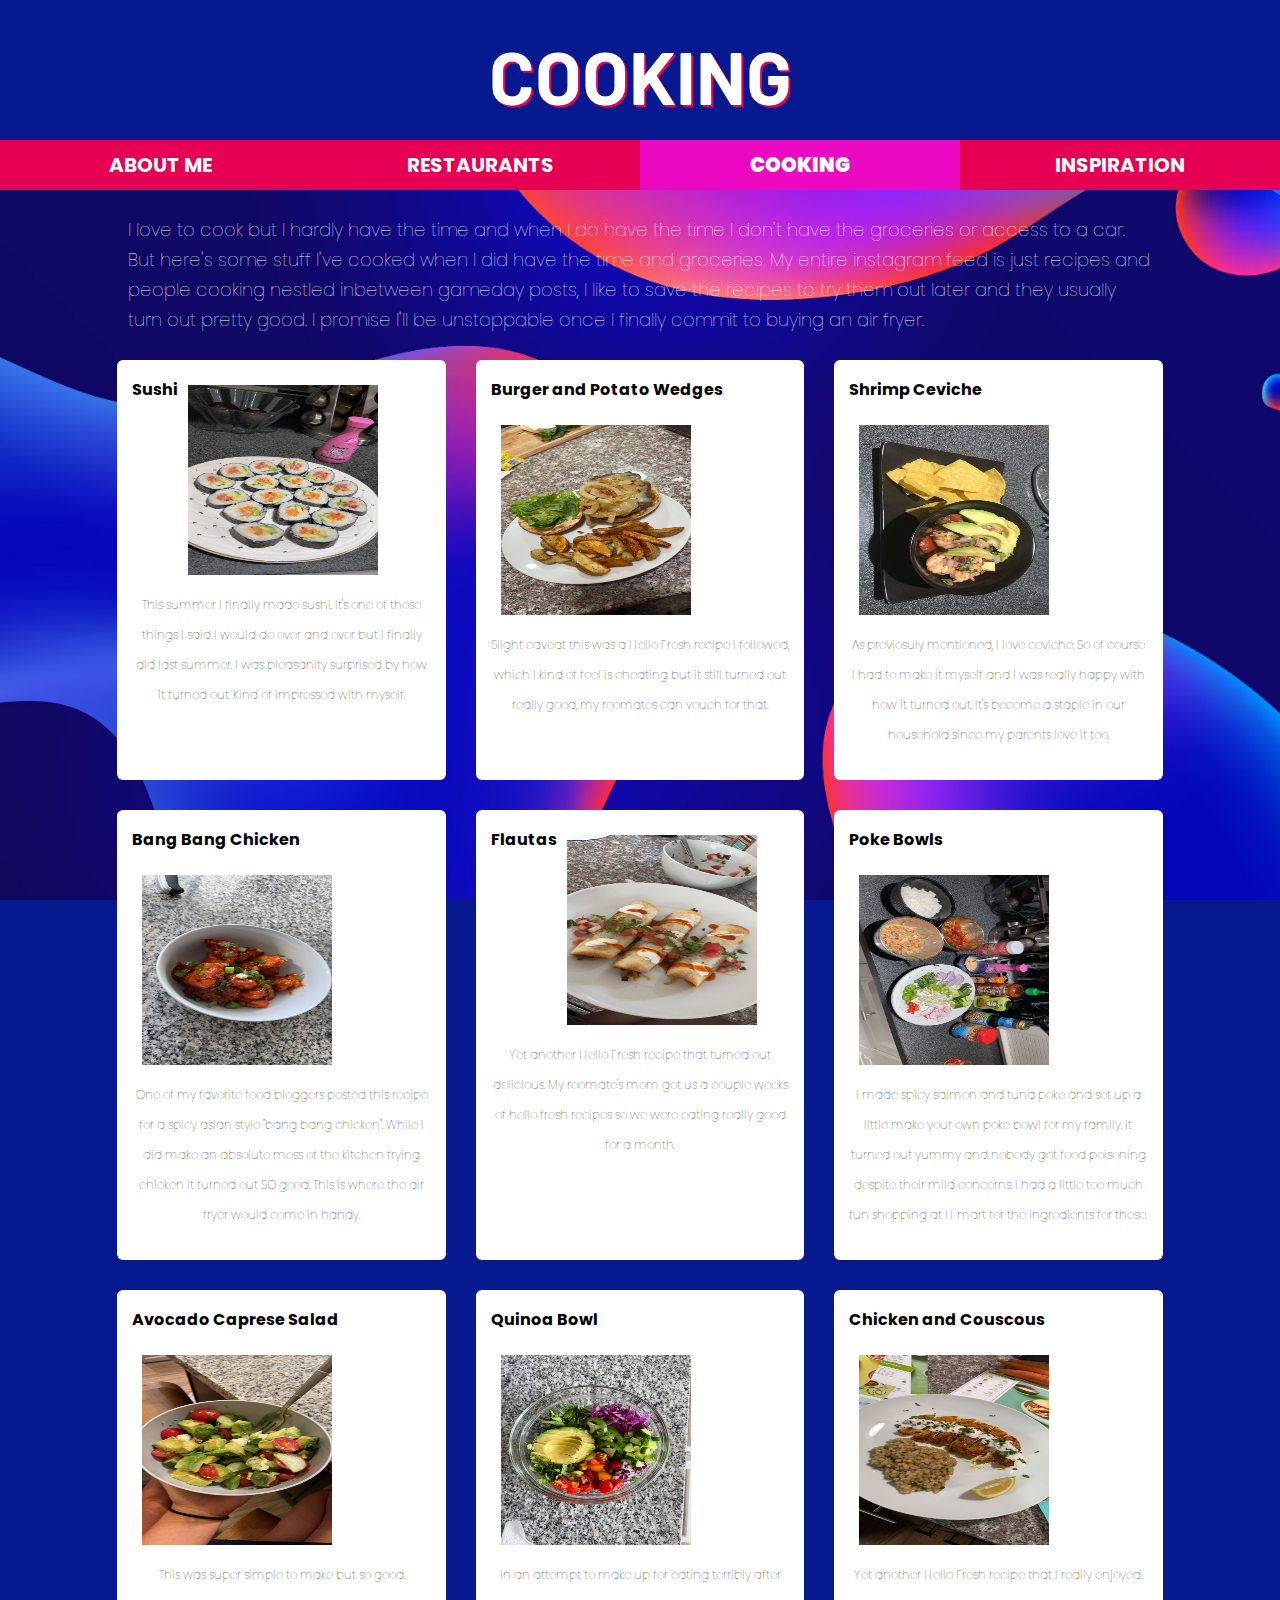
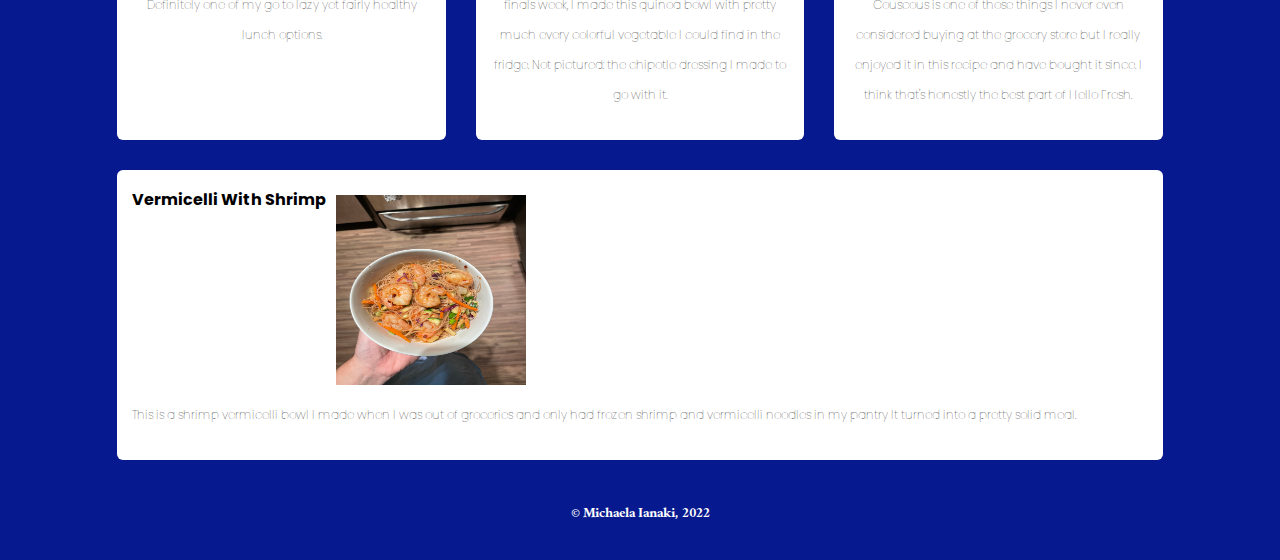
<file: cooking.html>
<!DOCTYPE html>
<html lang="en" dir="ltr">
  <head>
    <meta charset="utf-8">
    <meta name="viewport" content="width=device-width, initial-scale=1.0">
    <title>Cooking</title>
    <link rel="stylesheet" href="CSS/html5reset.css">
    <link rel="icon"  href="images/favicon1.jpg">
    <link rel="stylesheet" href="CSS/style.css">
    <link rel="preconnect" href="https://fonts.googleapis.com">
    <link rel="preconnect" href="https://fonts.gstatic.com" crossorigin>  
    <link href="https://fonts.googleapis.com/css2?family=Barlow:ital,wght@1,600&family=Poppins&family=Ramaraja&family=Space+Mono&display=swap" rel="stylesheet">
  <script async src="https://www.googletagmanager.com/gtag/js?id=G-NN32QX78DL"></script>
  <script>
    window.dataLayer = window.dataLayer || [];
    function gtag(){dataLayer.push(arguments);}
    gtag('js', new Date());
  
    gtag('config', 'G-NN32QX78DL');
  </script>
  </head>
  <body>
    <a class = "skip" href="#skip">Skip to Main Content</a>
    <header>
    <h1>COOKING</h1>
  </header>

    <nav>
    <ul>
      <li><a href="index.html">ABOUT ME</a></li>
      <li><a href="restaurants.html">RESTAURANTS</a></li>
      <li class="active"><a href="cooking.html">COOKING</a></li>
      <li><a href="inspiration.html">INSPIRATION</a></li>
    </ul>
    </nav>

    <main id="skip">
    <div id="main" class="intro">
    <p>
      I love to cook but I hardly have the time and when I do have the time I don't have the groceries or access to a car. But here's 
        some stuff I've cooked when I did have the time and groceries. My entire instagram feed is just recipes and people cooking nestled inbetween 
        gameday posts, I like to save the recipes to try them out later and they usually turn out pretty good. I promise I'll be unstoppable once 
        I finally commit to buying an air fryer.
    </p>
  </div>

    <div class="cards">

    <div class="card">
    <h2>Sushi</h2>
    <img src = "images/sushi.jpg" alt ="sushi I made">
    <p>This summer I finally made sushi. It's one of those things I said I would do over and over but I finally did last summer. I was 
        pleasanlty surprised by how it turned out. Kind of impressed with myself.
    </p>
    </div>

    <div class="card">
    <h2>Burger and Potato Wedges</h2>
    <img src = "images/burger.jpg" alt ="a burger and potato wedges I made">
    <p>Slight caveat this was a Hello Fresh recipe I followed, which I kind of feel is cheating but it still turned out really good, my roomates can 
        vouch for that.
    </p>
    </div>

    <div class="card">
    <h2>Shrimp Ceviche</h2>
    <img src = "images/ceviche.jpg" alt ="Shrimp ceviche I made">
    <p>As previosuly mentioned, I love ceviche. So of course I had to make it myself and I was really happy with how it turned out. It's become
        a staple in our household since my parents love it too.
    </p>
    </div>

    <div class="card">
    <h2>Bang Bang Chicken</h2>
    <img src = "images/bangbangchicken.jpg" alt ="Orange spicy chinese style chicken">
    <p>One of my favorite food bloggers posted this recipe for a spicy asian style "bang bang chicken". While I did make an absolute mess of the 
        kitchen frying chicken it turned out SO good. This is where the air fryer would come in handy.
    </p>
    </div>


    <div class="card">
    <h2>Flautas</h2>
    <img src = "images/flautas.jpg" alt ="Flautas">
    <p>Yet another Hello Fresh recipe that turned out delicious. My roomate's mom got us a couple weeks of hello fresh recipes so we were eating
        really good for a month. 
    </p>
    </div>

    <div class="card">
    <h2>Poke Bowls</h2>
    <img src = "images/poke.jpg" alt ="Make your own poke bowl station">
    <p>I made spicy salmon and tuna poke and set up a little make your own poke bowl for my family. It turned out yummy and nobody got food poisoning 
        despite their mild concerns. I had a little too much fun shopping at H mart for the ingredients for these.
    </p>
    </div>
        
    <div class="card">
     <h2>Avocado Caprese Salad</h2>
     <img src = "images/caprese.jpg" alt ="avocado caprese salad">
     <p>This was super simple to make but so good. Definitely one of my go to lazy yet fairly healthy lunch options.
     </p>
    </div>
     
    <div class="card">
    <h2>Quinoa Bowl</h2>
    <img src = "images/quinoa.jpg" alt ="Quinoa bowl with avocado">
    <p>In an attempt to make up for eating terribly after finals week, I made this quinoa bowl with pretty much every colorful vegetable I could find
        in the fridge. Not pictured: the chipotle dressing I made to go with it.
    </p>
    </div>

    <div class="card">
    <h2>Chicken and Couscous</h2>
    <img src = "images/chicken.jpg" alt ="Chicken and Couscous">
    <p>Yet another Hello Fresh recipe that I really enjoyed. Couscous is one of those things I never even considered buying at the grocery store 
        but I really enjoyed it in this recipe and have bought it since. I think that's honestly the best part of Hello Fresh.
    </p>
    </div>
        
    <div class="card">
    <h2>Vermicelli With Shrimp</h2>
    <img src = "images/vermicelli.jpg" alt ="Vermicelli With Shrimp">
    <p>This is a shrimp vermicelli bowl I made when I was out of groceries and only had frozen shrimp and vermicelli noodles in my pantry 
        It turned into a pretty solid meal.
    </p>
    </div>
    </div>
   
    </main>
      <footer>
        <p>&copy; Michaela Ianaki, 2022</p>
      </footer>
  </body>
</html>
</file>
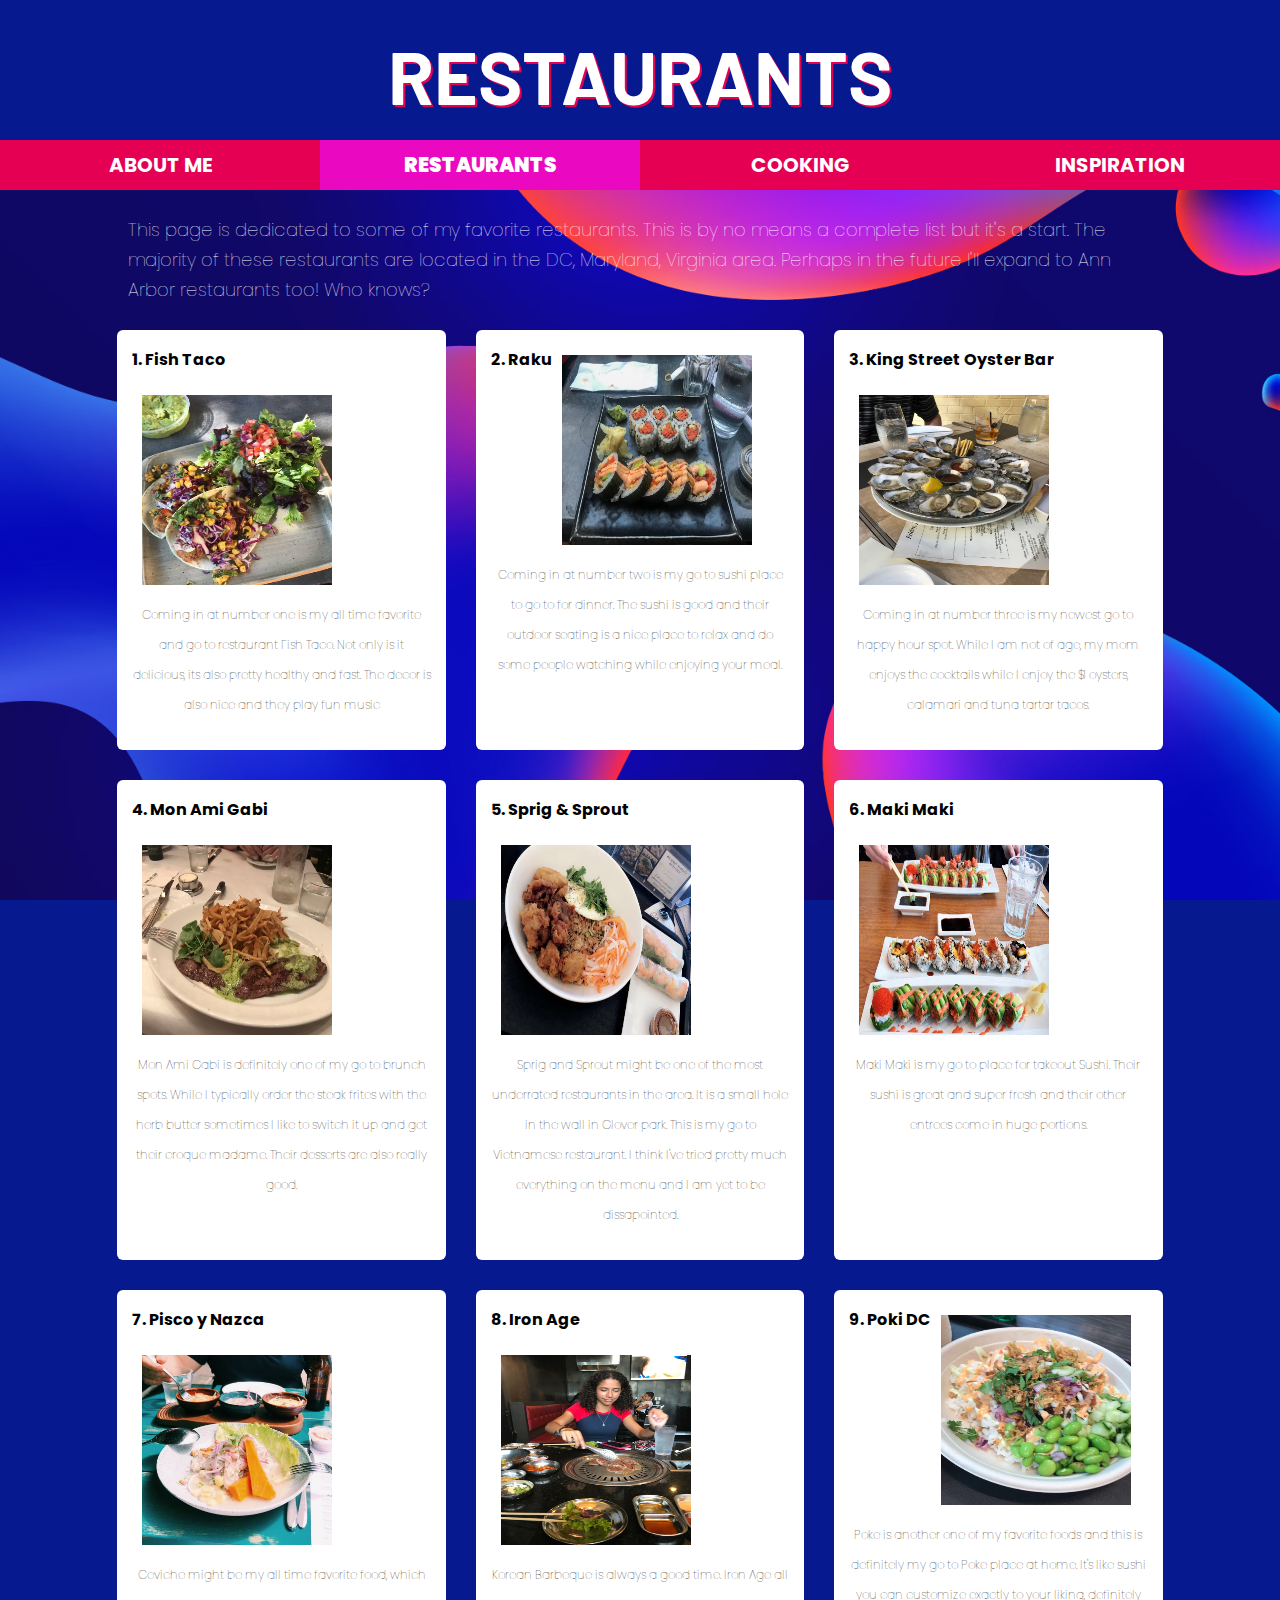
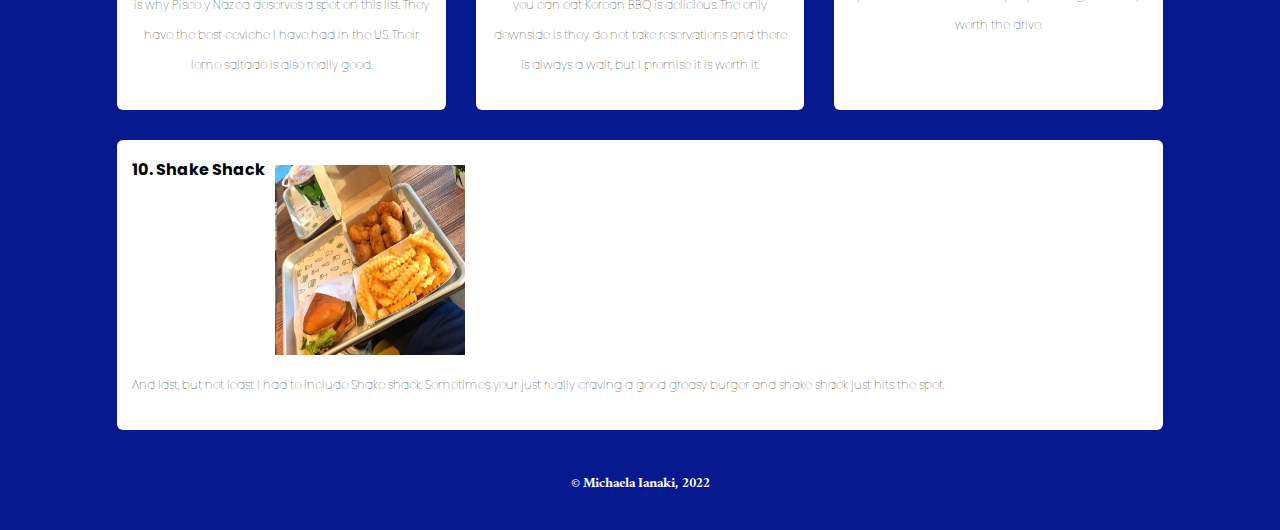
<file: restaurants.html>
<!DOCTYPE html>
<html lang="en" dir="ltr">
  <head>
    <meta charset="utf-8">
    <meta name="viewport" content="width=device-width, initial-scale=1.0">
    <title>Restaurants</title>
    <link rel="icon"  href="images/favicon1.jpg">
    <link rel="stylesheet" href="CSS/html5reset.css">
    <link rel="stylesheet" href="CSS/style.css">
    <link rel="icon" href="images/favicon.ico">
    <link rel="preconnect" href="https://fonts.googleapis.com">
    <link rel="preconnect" href="https://fonts.gstatic.com" crossorigin>  
    <link href="https://fonts.googleapis.com/css2?family=Barlow:ital,wght@1,600&family=Poppins&family=Ramaraja&family=Space+Mono&display=swap" rel="stylesheet">
    <script async src="https://www.googletagmanager.com/gtag/js?id=G-NN32QX78DL"></script>
<script>
  window.dataLayer = window.dataLayer || [];
  function gtag(){dataLayer.push(arguments);}
  gtag('js', new Date());

  gtag('config', 'G-NN32QX78DL');
</script>
  </head>
  <body>
    <a class = "skip" href="#skip">Skip to Main Content</a>
    <header>
    <h1>RESTAURANTS</h1>
  </header>
  
    <nav>
      <ul>
        <li><a href="index.html">ABOUT ME</a></li>
        <li class="active"><a href="restaurants.html">RESTAURANTS</a></li>
        <li><a href="cooking.html">COOKING</a></li>
        <li><a href="inspiration.html">INSPIRATION</a></li>
      </ul>
      </nav>

    <main>

      <div class = "intro" id="main">
      <p>
        This page is dedicated to some of my favorite restaurants. This is by no means a complete list but it's a start. The majority of
          these restaurants are located in the DC, Maryland, Virginia area. Perhaps in the future I'll expand to Ann Arbor restaurants 
          too! Who knows?
      </p>
    </div>


    <div class="cards">
      <div class="card">
      <h2>1. Fish Taco</h2>
      <img src = "images/fishtaco2.jpg" alt ="tacos from fish taco">
      <p>Coming in at number one is my all time favorite and go to restaurant Fish Taco. Not only is it delicious, 
        its also pretty healthy and fast. The decor is also nice and they play fun music</p>
      </div>

      <div class="card">
      <h2>2. Raku</h2>
      <img src = "images/raku2.jpg" alt ="sushi from Raku">
      <p>Coming in at number two is my go to sushi place to go to for dinner. The sushi is good and their outdoor seating is a nice 
        place to relax and do some people watching while enjoying your meal.
      </p>
      </div>

    <div class="card">
    <h2>3. King Street Oyster Bar</h2>
    <img src = "images/kingstreet2.jpg" alt ="Oysters from King Street Oyster Bar">
    <p>Coming in at number three is my newest go to happy hour spot. While I am not of age, my mom enjoys the cocktails 
        while I enjoy the $1 oysters, calamari and tuna tartar tacos.</p>
    </div>    

    <div class="card">
    <h2>4. Mon Ami Gabi</h2>
    <img src = "images/monami2.jpg" alt ="steak frites from Mon Ami Gabi">
    <p>Mon Ami Gabi is definitely one of my go to brunch spots. While I typically order the steak frites with the herb butter 
        sometimes I like to switch it up and get their croque madame. Their desserts are also really good.
    </p>
    </div>

    <div class="card">
      <h2>5. Sprig &amp; Sprout</h2>
      <img src = "images/sprigsprout2.jpg" alt ="assortment of vietnamese dishes">
      <p>Sprig and Sprout might be one of the most underrated restaurants in the area. It is a small hole in the wall in Glover park. 
        This is my go to Vietnamese restaurant. I think I've tried pretty much everything on the menu and I am yet to be dissapointed.
    </p>
    </div>

    <div class="card">
      <h2>6. Maki Maki</h2>
      <img src = "images/makimaki.jpg" alt ="Sushi from Maki Maki">
      <p>Maki Maki is my go to place for takeout Sushi. Their sushi is great and super fresh and their other entrees come in huge portions. </p>
    </div>

    <div class="card">
     <h2>7. Pisco y Nazca</h2>
     <img src = "images/pisco2.jpg" alt ="assortment of Peruvian food">
     <p>Ceviche might be my all time favorite food, which is why Pisco y Nazca deserves a spot on this list. They have the best ceviche I have 
         had in the US. Their lomo saltado is also really good.
     </p>
     </div>
     
     <div class="card">
     <h2>8. Iron Age</h2>
      <img src = "images/ironage2.jpg" alt ="Korean barbeque from Iron Age">
      <p>Korean Barbeque is always a good time. Iron Age all you can eat Korean BBQ is delicious. The only downside is they do not take reservations 
        and there is always a wait, but I promise it is worth it.
      </p>
    </div>

    <div class="card">
    <h2>9. Poki DC</h2>
    <img src = "images/poki2.jpg" alt ="a poke bowl from poki DC">
    <p>Poke is another one of my favorite foods and this is definitely my go to Poke place at home. It's like sushi you can customize exactly to your 
        liking, definitely worth the drive.
    </p>
    </div>
  
    <div class="card">
    <h2>10. Shake Shack</h2>
    <img src = "images/shakeshack2.jpg" alt ="burgers from shakeshack">
    <p>And last, but not least I had to include Shake shack. Sometimes your just really craving a good greasy burger and shake shack just hits the spot.</p>
  </div>
  </div>

    </main>
      <footer>
        <p>&copy; Michaela Ianaki, 2022</p>
      </footer>
  </body>
</html>
</file>
<file: CSS/style.css>
body {
    font-family: "Roboto", Helvetica, Arial, sans-serif;
    font-weight: 100;
    font-size: 12px;
    line-height: 30px;
    color: white;
    background-color: #07198e;
  }

header{
    background-color: #07198e;
}

h1{
  padding-top:60px;
  text-align:center;
  font-size: 75px;
  font-weight: bold;
  padding-bottom: 50px;
  font-family: 'barlow', serif;
  color: white;
  text-shadow: 2px 2px #e50054;
  animation: move 5s;
}

@keyframes move{
  from {font-size: 0px;
    opacity: 0;}
  to { font-size: 70px;
    opacity: 1;}
  }

.intro{
    padding-top: 20px;
    padding-left: 10%;
    padding-right: 10%;
    font-size: 18px;
    line-height: 30px;
    font-family: 'Poppins', 'serif';
}

 p{
     padding-top: 5px;
     padding-bottom: 10px;
 } 

h2{
    font-size: 35px;
    font-weight: bold;
    padding-bottom: 10px;
    font-family: 'Poppins', serif;
    color: white;
}

img{
    width: 200px;
    height: 200px;
    padding: 5px;
    margin: 5px;
    border-radius: 2px;
}

/* HOME PAGE PLACEMENT */
/* 
@keyframes move{
    from {width: 25px;
        opacity: 0;}
    to { width:100%;
        opacity: 1;}
} */

.photo img{
    width: auto;
}

.photo h2{
    padding-top: 20px;
    font-size: 20px;
    text-align: center;
}

.photo2 img{
    width: auto;
}

.photo2 h2{
    font-size: 20px;
    text-align: center;
}

img:hover{
    box-shadow: 0 3px 6px 0 rgb(255, 176, 238), 0 4px 10px 0 rgb(255, 120, 152);
}

nav{
    background-color: #e50054;
    height: 120px;
    font-family: 'Poppins', serif;
    text-align: center;
    text-decoration: none;
    font-size: 20px;
    color: black;
  }
  
  nav ul{
   margin: 0;
   padding: 0;  
   text-decoration: none;
   color:white;
  }
  
  nav ul li{
    text-align: center;
    list-style-type: none;
    text-decoration: none;
    color: white;
  }

  li a{
    text-decoration: none;
    display: block;
    text-align:center;
    color:white;
  }

a:visited{
    color:white;
    text-decoration: none;
}

nav a:hover{
    background-color: #3c00ff;
    color:white;
}

.active{
    background-color: rgb(234, 8, 193);
    color: white;
    font-weight: bolder;
}

footer{
    padding: 20px;
    color: white;
    font-size: 16px;
    text-align: center;
    background-color: #07198e;
}

a.skip {
    left:-999px;
    position:absolute;
    top:auto;
    width:1px;
    height:1px;
    overflow:hidden;
    z-index:-999;
}

a.skip-main:focus, a.skip-main:active {
    color: #fff;
    background-color:#000;
    left: auto;
    top: auto;
    width: 30%;
    height: auto;
    overflow:auto;
    margin: 10px 35%;
    padding:5px;
    border-radius: 15px;
    border:4px solid yellow;
    text-align:center;
    font-size:1.2em;
    z-index:999;
}

/* FORM CSS MOBILE/ DEFAULT VIEW */
#contact input[type="text"],
#contact input[type="email"],
#contact input[type="tel"],
#contact input[type="url"],
#contact textarea,
#contact button[type="submit"] {
font: 400 12px/16px "Roboto", Helvetica, Arial, sans-serif;
}

#contact {
    background: #dd2f8c;
    color: white;
    padding: 25px;
    margin: 100px 0;
    box-shadow: 0 0 20px 0 rgba(0, 0, 0, 0.2), 0 5px 5px 0 rgba(0, 0, 0, 0.24);
    font-family: 'Poppins', 'serif';
    text-shadow: 2px 2px #0b0028;
  }
  
  #contact h3 {
    display: block;
    font-size: 32px;
    font-weight: 500;
    margin-bottom: 10px;
    padding-top: 10px;
    padding-bottom: 15px;
  }
  
  #contact h4 {
    margin: 5px 0 15px;
    display: block;
    font-size: 16px;
    font-weight: 400;
  }
  
  fieldset {
    border: medium none !important;
    margin: 0 0 10px;
    min-width: 100%;
    padding: 2px;
    width: 100%;
    font-size: 20px;
  }
  
  #contact input[type="text"],
  #contact input[type="email"],
  #contact input[type="tel"],
  #contact input[type="url"],
  #contact textarea {
    width: 100%;
    border: 1px solid #ccc;
    background: #FFF;
    margin: 0 0 5px;
    padding: 10px;
  }

#contact button[type="submit"]:hover {
    background: #3401b6;
    -webkit-transition: background 0.3s ease-in-out;
    -moz-transition: background 0.3s ease-in-out;
    transition: background-color 0.3s ease-in-out;
  }
  
  #contact button[type="submit"]:active {
    box-shadow: inset 0 1px 3px rgba(0, 0, 0, 0.5);
  }
  
  #contact input:focus,
  #contact textarea:focus {
    outline: 0;
    border: 1px solid #aaa;
  }
  
  #contact input[type="text"]:hover,
  #contact input[type="email"]:hover,
  #contact input[type="tel"]:hover,
  #contact input[type="url"]:hover,
  #contact textarea:hover {
    -webkit-transition: border-color 0.3s ease-in-out;
    -moz-transition: border-color 0.3s ease-in-out;
    transition: border-color 0.3s ease-in-out;
    border: 1px solid #aaa;
  }
  
  #contact textarea {
    height: 100px;
    max-width: 100%;
    resize: none;
  }
  
  #contact button[type="submit"] {
    cursor: pointer;
    width: 100%;
    border: none;
    background: #07198e;
    color: #FFF;
    margin: 0 0 5px;
    padding: 12px;
    font-size: 15px;
    font-weight: bold;
    box-shadow: 0 0 20px 0 rgba(0, 0, 0, 0.2), 0 5px 5px 0 rgba(0, 0, 0, 0.24);
  }

    
  .form_container {
    width: 100%;
    margin: 0 auto;
    position: relative;
  }

  * {
    -webkit-box-sizing: border-box;
    text-rendering: optimizeLegibility;
  }

/* RESTAURANT & COOKING PAGES FLEX CSS MOBILE*/
.cards{
    display: flex;
    flex-wrap: wrap;
    justify-content:space-around;
    align-content: space-between; 
    padding-right: 8%;
    padding-left: 8%;
}

.card{
    background-color: white;
    border-radius: 6px;
    margin: 15px;
    padding: 15px 15px 20px;
    text-align: center;
    flex: 1;
    color: black;
    font-family: 'poppins', 'serif';
}

.card h2{
    font-size: 18px;
    font-family: 'poppins', 'serif';
    color: black;
}

.container{
    display: flex;
    flex-wrap: wrap;
    justify-content: center;
    padding-left: 10%;
    padding-right: 10%;
}

.insp-container{
    margin: 0 auto;
    display: grid;
    grid-gap: 1rem;
    padding: 5%;
}

.chunk1, .chunk2, .chunk3{
    font-size: 16px;
    padding: 1rem;
}


.moribyan-pic, .shwarma-pic, .noodles-pic{
    justify-self: center;
}

.loop-wrapper {
    margin: 0 auto;
    position: relative;
    display: block;
    width: 400px;
    height: 200px;
    overflow: hidden;
    border-bottom: 3px solid #fff;
    color: #fff;
  }
  .mountain {
    position: absolute;
    right: -900px;
    bottom: -20px;
    width: 2px;
    height: 2px;
    box-shadow: 
      0 0 0 50px #4DB6AC,
      60px 50px 0 70px #4DB6AC,
      90px 90px 0 50px #4DB6AC,
      250px 250px 0 50px #4DB6AC,
      290px 320px 0 50px #4DB6AC,
      320px 400px 0 50px #4DB6AC
      ;
    transform: rotate(130deg);
    animation: mtn 20s linear infinite;
  }

  .hill {
    position: absolute;
    right: -900px;
    bottom: -50px;
    width: 400px;
    border-radius: 50%;
    height: 20px;
    box-shadow: 
      0 0 0 50px #4DB6AC,
      -20px 0 0 20px #4DB6AC,
      -90px 0 0 50px #4DB6AC,
      250px 0 0 50px #4DB6AC,
      290px 0 0 50px #4DB6AC,
      620px 0 0 50px #4DB6AC;
    animation: hill 4s 2s linear infinite;
  }
  .tree, .tree:nth-child(2), .tree:nth-child(3) {
    position: absolute;
    height: 100px; 
    width: 35px;
    bottom: 0;
    background: url(https://s3-us-west-2.amazonaws.com/s.cdpn.io/130015/tree.svg) no-repeat;
  }
  .rock {
    margin-top: -17%;
    height: 2%; 
    width: 2%;
    bottom: -2px;
    border-radius: 20px;
    position: absolute;
    background: #ddd;
  }
  .truck, .wheels {
    transition: all ease;
    width: 85px;
    margin-right: -60px;
    bottom: 0px;
    right: 50%;
    position: absolute;
    background: #eee;
  }
  .truck {
    background: url(https://s3-us-west-2.amazonaws.com/s.cdpn.io/130015/truck.svg) no-repeat;
    background-size: contain;
    height: 60px;
  }
  .truck:before {
    content: " ";
    position: absolute;
    width: 25px;
    box-shadow:
      -30px 28px 0 1.5px #fff,
       -35px 18px 0 1.5px #fff;
  }
  .wheels {
    background: url(https://s3-us-west-2.amazonaws.com/s.cdpn.io/130015/wheels.svg) no-repeat;
    height: 15px;
    margin-bottom: 0;
  }
  
  .tree  { animation: tree 3s 0.000s linear infinite; }
  .tree:nth-child(2)  { animation: tree2 2s 0.150s linear infinite; }
  .tree:nth-child(3)  { animation: tree3 8s 0.050s linear infinite; }
  .rock  { animation: rock 4s   -0.530s linear infinite; }
  .truck  { animation: truck 4s   0.080s ease infinite; }
  .wheels  { animation: truck 4s   0.001s ease infinite; }
  .truck:before { animation: wind 1.5s   0.000s ease infinite; }
  
  
  @keyframes tree {
    0%   { transform: translate(1350px); }
    50% {}
    100% { transform: translate(-50px); }
  }
  @keyframes tree2 {
    0%   { transform: translate(650px); }
    50% {}
    100% { transform: translate(-50px); }
  }
  @keyframes tree3 {
    0%   { transform: translate(2750px); }
    50% {}
    100% { transform: translate(-50px); }
  }
  
  @keyframes rock {
    0%   { right: -200px; }
    100% { right: 2000px; }
  }
  @keyframes truck {
    0%   { }
    6%   { transform: translateY(0px); }
    7%   { transform: translateY(-6px); }
    9%   { transform: translateY(0px); }
    10%   { transform: translateY(-1px); }
    11%   { transform: translateY(0px); }
    100%   { }
  }
  @keyframes wind {
    0%   {  }
    50%   { transform: translateY(3px) }
    100%   { }
  }
  @keyframes mtn {
    100% {
      transform: translateX(-2000px) rotate(130deg);
    }
  }
  @keyframes hill {
    100% {
      transform: translateX(-2000px);
    }
  }

@media screen and (prefers-reduced-motion: reduce){
    h1{
        animation: none;
    }
  }

@media screen and (min-width: 820px){

 nav{
    background-color: #e50054;
    height: 50px;
    font-weight: bold;
    font-family: 'Poppins', 'serif';
    text-align: center;
    }
      
nav ul{
    margin: 0;
    padding: 0;  
    }
      
nav ul li{
    text-align: center;
    list-style-type: none;
    width:25%;
    float:left;
    margin-left: auto;
    margin-right: auto;
      }
    
li a{
    text-decoration: none;
    display: block;
    line-height:50px;
    text-align:center;
    }
      
body{
  background-image: url("../images/grad2_header.jpg");
  background-color: #07198e;
  min-height: 190px;
  /* Parallax scrolling effect */
  background-attachment: fixed;
  background-position: center;
  background-repeat: no-repeat;
  background-size: cover;
  font-family: 'Ramaraja', serif;
}
/* INDEX GRID CSS */
.container{
    display: grid;
    grid-template-columns: 1fr 1fr 1fr;
    row-gap: 30px;
    padding-left: 15%;
    padding-right: 15%;
    padding-top: 35px;
}

.intro-text{
    grid-column: 2/4;
    grid-row: 1 / span 1;
    font-size: 20px;
    margin-left: 50px;
    margin-top: 60px;
    background-color: white;
    font-family: 'Poppins', 'serif';
    padding: 40px;
    color: black;
}

.bio-text{
    grid-column: 2/4;
    grid-row: 2 / span 1;
    font-size: 20px;
    margin-left: 50px;
    margin-top: 60px;
    background-color: white;
    padding: 40px;
    font-family: 'Poppins', 'serif';
    color: black;
  }

.photo{
    grid-row: 1 / span 1;
    margin-top: 24px;
    font-size: 24px;
} 

.photo img{
    width: 400px;
    height: auto;
}

.photo2{
    grid-row: 2 / span 1;
    margin-top: 35px;
    font-size: 24px;
}

.photo2 img{
    width: 300px;
}

/* RESTAURANT & COOKING PAGES FLEX CSS */
.cards{
    display: flex;
    flex-wrap: wrap;
    justify-content:space-around;
    align-content: space-between; 
    padding-right: 8%;
    padding-left: 8%;
}

.card{
    flex-basis: 400px;
    border-radius: 40px;
    text-align: center;
    background-color: white;
    border-radius: 6px;
    margin: 15px;
    padding: 15px 15px 20px;
    text-align: center;
    flex: 1;
    display: flex;
    flex-wrap: wrap;
    align-content: flex-start;
    color: black;
    font-family: 'poppins', 'serif';
}

.card h2{
    font-size: 16px;
    color: black;
}

/* INSPIRATION PAGE GRID CSS */
.insp-container{
    display: grid;
    grid-template-columns: 1fr 1fr 1fr;
    row-gap: 30px;
    padding-left: 18%;
    padding-right: 18%;
    padding-top: 35px;
}

.chunk1, .chunk2, .chunk3{
    font-size: 20px;
}


.chunk1{
    grid-column: 2/4;
    grid-row: 1/ span 1;
}

.chunk2{
    grid-column: 1/3;
    grid-row: 2/ span 1;
}

.chunk3{
    grid-column: 2/4;
    grid-row: 3/ span 1;
}

  /* FORM CSS */  
  
  .form_container {
    max-width: 500px;
    width: 100%;
    margin: 0 auto;
    position: relative;
  }


}
  
@media screen and (min-width: 1000px){
  .container{
    display: grid;
    grid-template-columns: 1fr 1fr 1fr;
    row-gap: 30px;
    padding-left: 15%;
    padding-right: 15%;
    padding-top: 35px;
}

.photo img{
  width: 400px;
  height: auto;
}

.photo2 img{
  width: 400px;
  height: auto;
}

h2{
  font-size: 40px;
  text-align: left;
}


.flip-card {
  background-color: transparent;
  width: 300px;
  height: 300px;
  perspective: 1000px;
}

.flip-card-inner {
  position: relative;
  width: 100%;
  height: 100%;
  text-align: center;
  transition: transform 0.6s;
  transform-style: preserve-3d;
  box-shadow: 0 4px 8px 0 rgba(0,0,0,0.2);
}

.flip-card:hover .flip-card-inner {
  transform: rotateY(180deg);
}

.flip-card-front, .flip-card-back {
  position: absolute;
  width: 100%;
  height: 100%;
  -webkit-backface-visibility: hidden;
  backface-visibility: hidden;
}

.flip-card-back {
  background-color: #274fe1;
  color: white;
  transform: rotateY(180deg);
  padding: 20px;
  text-align: center;
}

}
</file>
